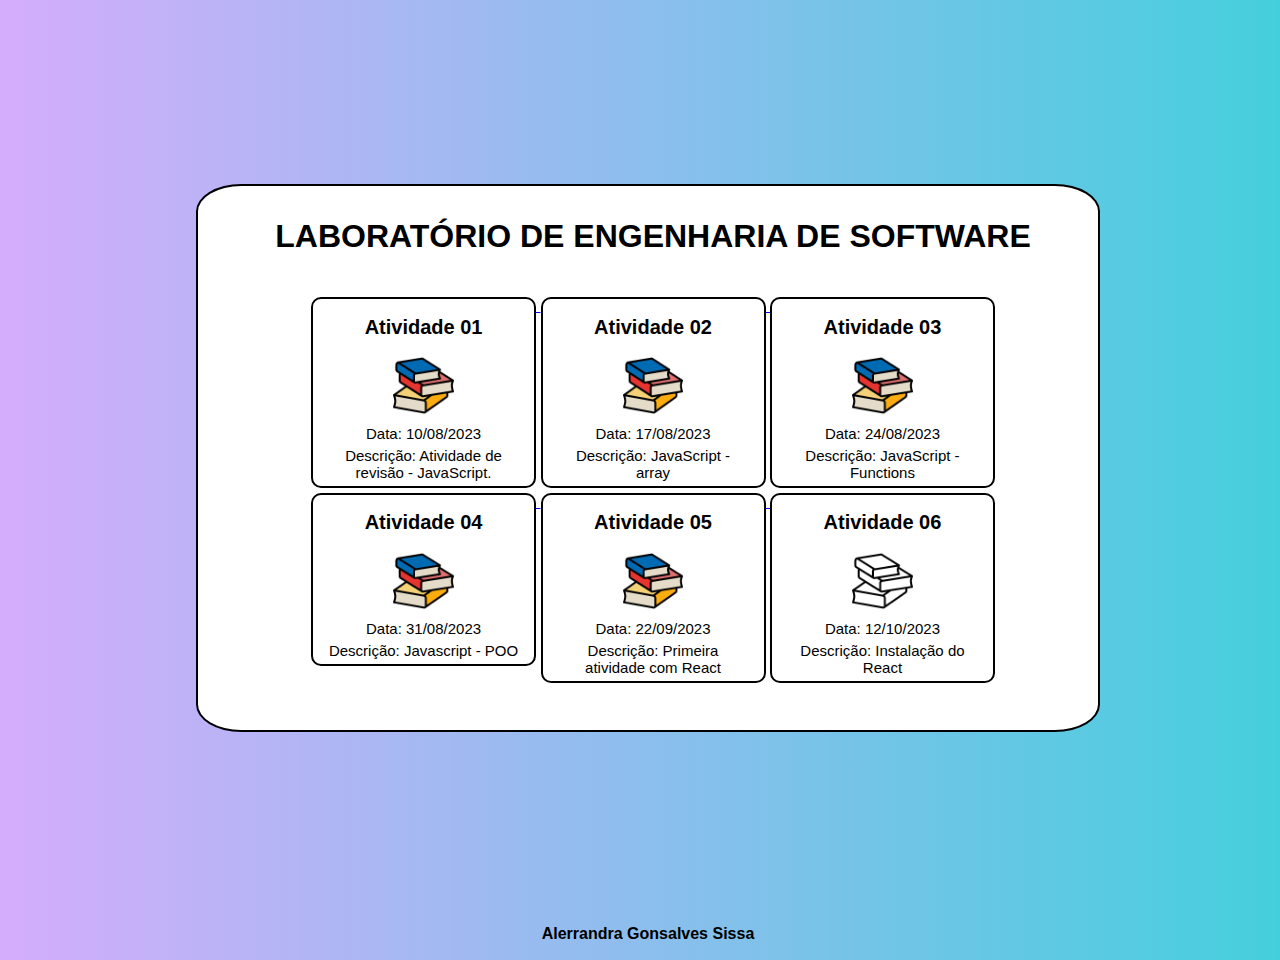
<file: index.html>
<!DOCTYPE html>
<html lang="pt-br">

<head>
    <meta charset="UTF-8">
    <meta http-equiv="X-UA-Compatible" content="ie=edge">
    <meta name="viewport" content="width=device-width, initial-scale=1.0">
    <title>Atividade de Aula</title>
    <link rel="stylesheet" href="./style.css">
</head>

<body>
    <div class="centralizar">
        <div class="principal-container">
            <nav>
                <h1 class="principal-title">Laboratório de engenharia de software</h1>
            </nav>
            <section>

                <ul class="atividade">
                    <a href="./semana1/home1.html">
                        <li>
                            <h2>Atividade 01</h2>
                            <img src="./img/finished.png" alt="">
                            <p class="container-data">Data: 10/08/2023 </p>
                            <p class="container-descricao">Descrição: Atividade de revisão - JavaScript.</p>
                        </li>
                    </a>

                    <a href="./semana2/home2.html">
                        <li>
                            <h2>Atividade 02</h2>
                            <img src="./img/finished.png" alt="">
                            <p class="container-data">Data: 17/08/2023</p>
                            <p class="container-descricao">Descrição: JavaScript - array</p>
                        </li>
                    </a>

                    <a href="./semana3/home3.html">
                        <li>
                            <h2>Atividade 03</h2>
                            <img src="./img/finished.png" alt="">
                            <p class="container-data">Data: 24/08/2023</p>
                            <p class="container-descricao">Descrição: JavaScript - Functions</p>
                        </li>
                    </a>

                    <a href="./semana4/home4.html">
                        <li>
                            <h2>Atividade 04</h2>
                            <img src="./img/finished.png" alt="">
                            <p class="container-data">Data: 31/08/2023</p>
                            <p class="container-descricao">Descrição:  Javascript - POO</p>
                        </li>
                    </a>

                    <a href="./semana5/Atividade1.html">
                        <li>
                            <h2>Atividade 05</h2>
                            <img src="./img/finished.png" alt="">
                            <p class="container-data">Data: 22/09/2023</p>
                            <p class="container-descricao">Descrição: Primeira atividade com React</p>
                        </li>
                    </a>

                    <a href="#">
                        <li>
                            <h2>Atividade 06</h2>
                            <img src="./img/none.png" alt="">
                            <p class="container-data">Data: 12/10/2023</p>
                            <p class="container-descricao">Descrição: Instalação do React</p>
                        </li>
                    </a>
                </ul>
            </section>
        </div>
    </div>
    <footer>
        <p>Alerrandra Gonsalves Sissa</p>
    </footer>
</body>

</html>
</file>
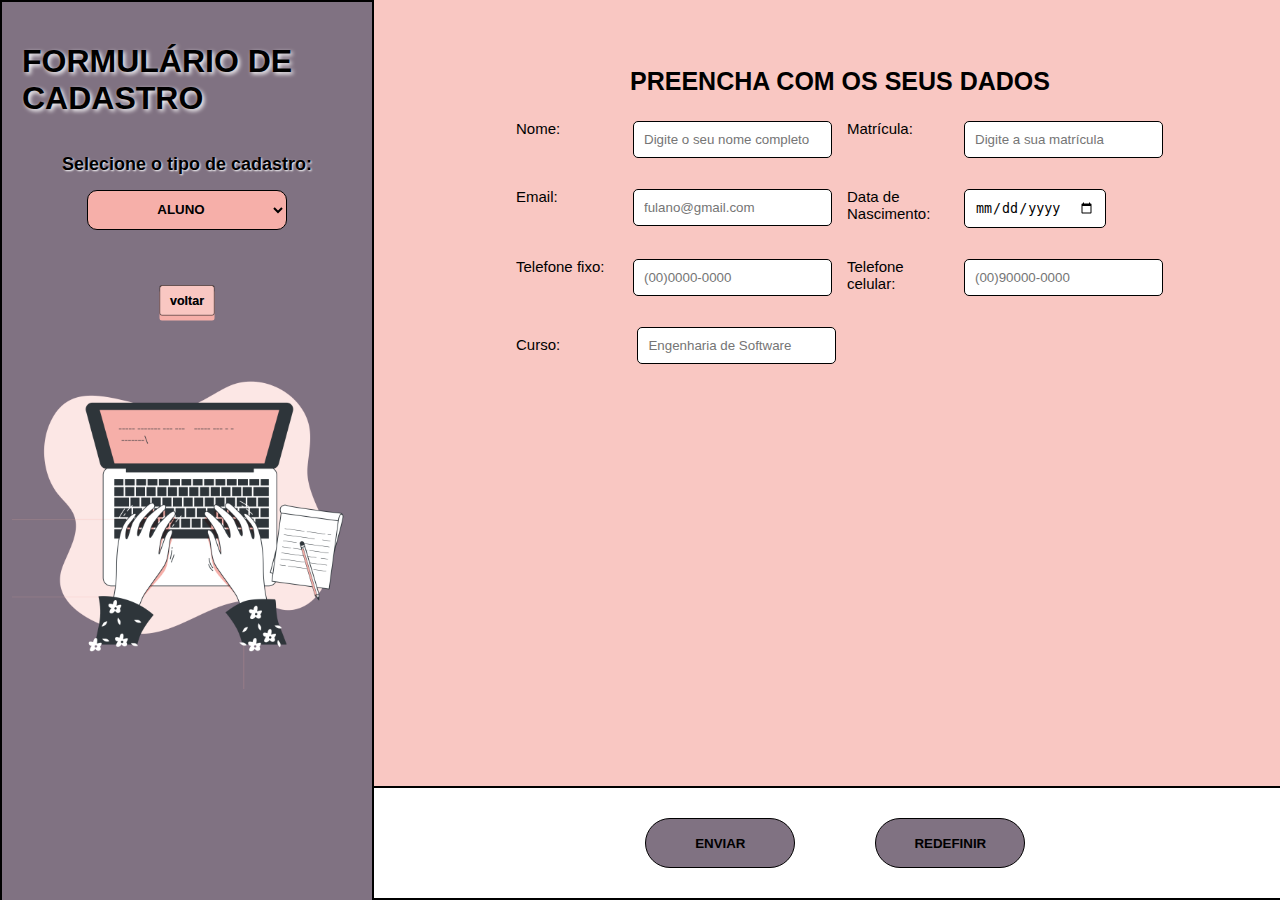
<file: semana4/exercicio1/index.html>
<!DOCTYPE html>
<html lang="pt-BR">

<head>
    <meta charset="UTF-8">
    <meta name="viewport" content="width=device-width, initial-scale=1.0">
    <title>Document</title>
    <link rel="stylesheet" href="./style.css">
</head>

<body>
    <nav id="cadastroForm">
        <h1>Formulário de cadastro</h1>
        <label for="tipo">Selecione o tipo de cadastro:</label>
        <select id="tipo" name="tipo">
            <option value="aluno">Aluno</option>
            <option value="professor">Professor</option>
        </select>
        <div class="button-size">
            <div ontouchstart="">
                <div class="button">
                    <a class="button-text" href="../home4.html">voltar</a>
                </div>
            </div>
        </div>
        <img src="./Typing.png" alt="A imagem contém uma mão digitando">
    </nav>

    <section>
        <form>
            <h1 class="title">Preencha com os seus dados</h1>

            <div class="align">
                <label for="nome" class="form_label">Nome:</label>
                <input type="text" id="nome" name="nome" class="form_input" placeholder="Digite o seu nome completo"
                    required>

                <label for="matricula" class="form_label">Matrícula:</label>
                <input type="text" name="matricula" class="form_input" id="matricula"
                    placeholder="Digite a sua matrícula" required>
            </div>

            <div class="align">
                <label for="email" class="form_label">Email:</label>
                <input type="email" id="email" class="form_input" name="email" placeholder="fulano@gmail.com" required>

                <label for="data_nascimento" class="form_label">Data de Nascimento:</label>
                <input type="date" id="data_nascimento" class="form_input" name="data_nascimento"
                    placeholder="Digite a sua data de nascimento" required>
            </div>

            <div class="align">
                <label for="telefone_fixo" class="form_label">Telefone fixo:</label>
                <input type="tel" name="telefone_fixo" class="form_input" id="telefone_fixo" placeholder="(00)0000-0000"
                    required>

                <label for="telefone_celular" class="form_label">Telefone celular:</label>
                <input type="tel" name="telefone_celular" class="form_input" id="telefone_celular"
                    placeholder="(00)90000-0000" required>
            </div>

            <!-- Aluno -->
            <div id="alunoArea" class="align">
                <label for="curso" class="form_label">Curso:</label>
                <input type="text" id="curso" class="form_input" name="curso" placeholder="Engenharia de Software">
            </div>

            <!-- Professor -->
            <div id="professorArea" class="align">
                <label for="area_atuacao" class="form_label">Área de Atuação:</label>
                <input type="text" id="area_atuacao" class="form_input" name="area_atuacao"
                    placeholder="Ex: Segurança Digital">
                <label for="link_lattes" class="form_label">Link Lattes:</label>
                <input type="text" id="link_lattes" class="form_input" name="link_lattes"
                    placeholder="Endereço url lattes">
            </div>
        </form>

        <div class="button_area">
            <button type="submit">Enviar</button>
            <button type="reset">Redefinir</button>
        </div>

    </section>

    <script src="./script.js"></script>
</body>

</html>
</file>
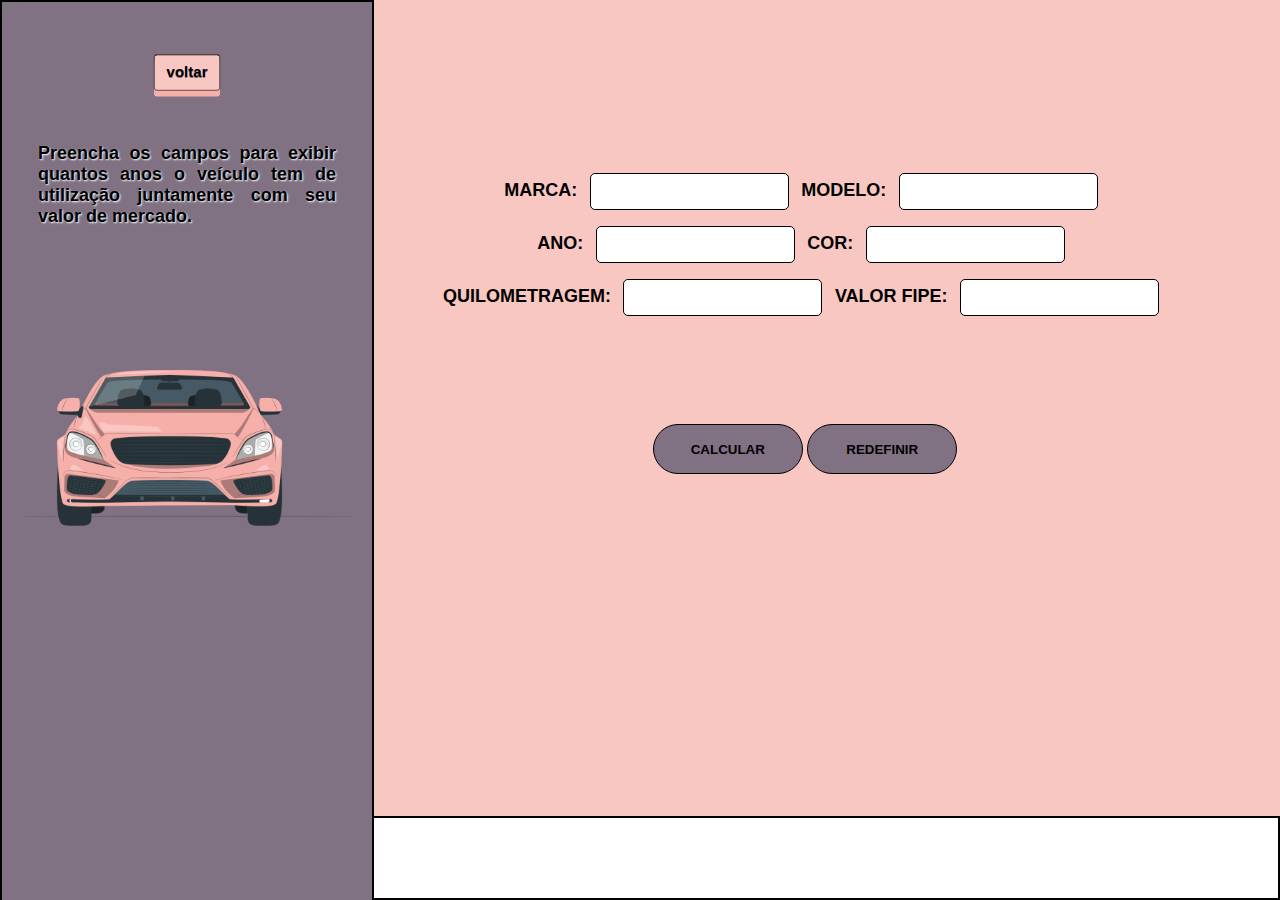
<file: semana4/exercicio2/index.html>
<!DOCTYPE html>
<html lang="pt-br">
<head>
    <meta charset="UTF-8">
    <meta name="viewport" content="width=device-width, initial-scale=1.0">
    <title>Formulário de Carro</title>
    <link rel="stylesheet" href="./style.css">
</head>
<body>
    <nav>
        <div class="button-size">
            <div ontouchstart="">
                <div class="button">
                    <a class="button-text" href="../home4.html">voltar</a>
                </div>
            </div>
        </div>
        <div class="menu">
            <p>Preencha os campos  para exibir 
                quantos anos o veículo tem de utilização juntamente com seu valor de 
                mercado.</p>
        </div>
        <img src="./car2.png" alt="A imagem contém um carro">
    </nav>
    <form id="carForm">
        <div class="input-group">
            <label for="marca">Marca:</label>
            <input type="text" id="marca" required>

            <label for="modelo">Modelo:</label>
            <input type="text" id="modelo" required>
        </div>
    
        <div class="input-group">
            <label for="ano">Ano:</label>
            <input type="number" id="ano" required>

            <label for="cor">Cor:</label>
            <input type="text" id="cor" required>
        </div>
    
        <div class="input-group">
            <label for="quilometragem">quilometragem:</label>
            <input type="number" id="quilometragem" required>

            <label for="valor_fipe">Valor FIPE:</label>
            <input type="number" id="valor_fipe" required>
        </div>
    
        <div>
            <input type="button" value="Calcular" onclick="calcularCarro()">
            <button class="button-reset" type="reset">Redefinir</button>
        </div>
    </form>
    

    <div id="resultado">
    </div>

    <script src="./script.js"></script>
</body>
</html>
</file>
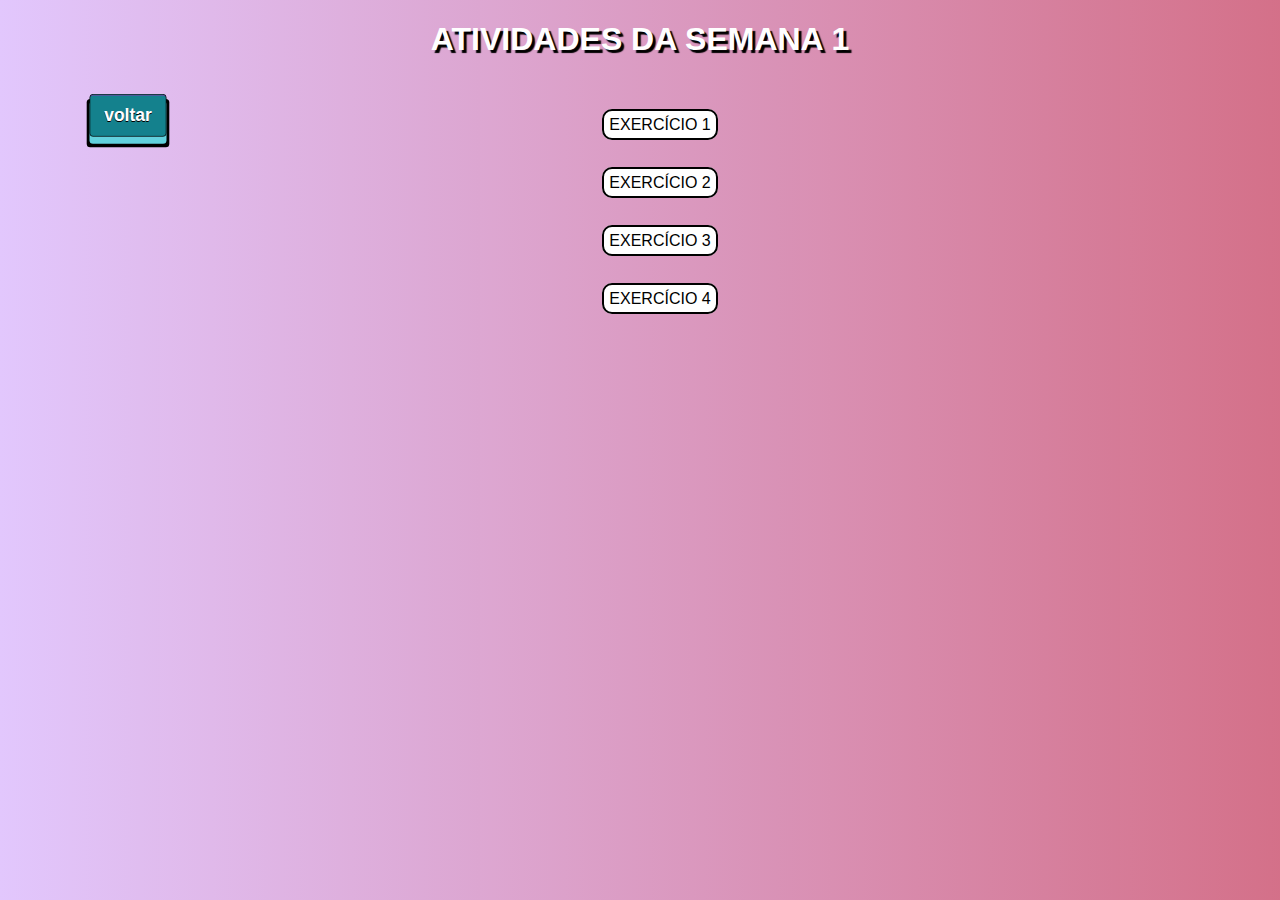
<file: semana1/home1.html>
<!DOCTYPE html>
<html lang="pt-br">

<head>
    <meta charset="UTF-8">
    <meta http-equiv="X-UA-Compatible" content="ie=edge">
    <meta name="viewport" content="width=device-width, initial-scale=1.0">
    <title>Semana 1</title>
    <link rel="stylesheet" href="./home1.css">
</head>

<body>
    <h1>Atividades da Semana 1</h1>
    <div class="button-size">
        <div ontouchstart="">
            <div class="button">
                <a class="button-text" href="../index.html">voltar</a>
            </div>
        </div>
    </div>
    <ul>
        <li><a class="list" href="./exercicio1/exe1.html">Exercício 1</a></li>
        <li><a class="list" href="./exercicio2/exe2.html">Exercício 2</a></li>
        <li><a class="list" href="./exercicio3/exe3.html">Exercício 3</a></li>
        <li><a class="list" href="./exercicio4/exe4.html">Exercício 4</a></li>
    </ul>
</body>

</html>
</file>
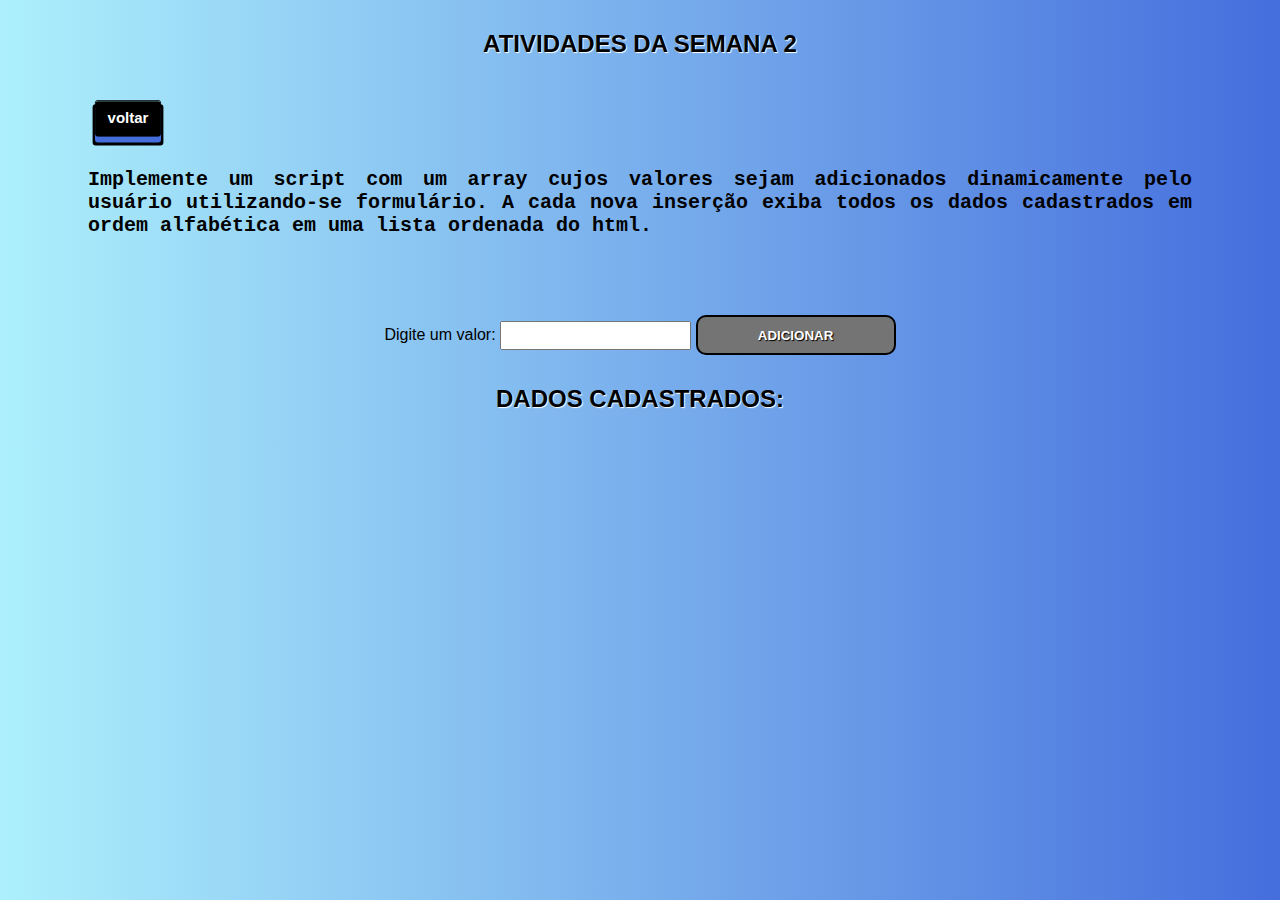
<file: semana2/home2.html>
<!DOCTYPE html>
<html>

<head>
    <meta charset="UTF-8">
    <meta http-equiv="X-UA-Compatible" content="ie=edge">
    <meta name="viewport" content="width=device-width, initial-scale=1.0">
    <title>Exemplo de Array Dinâmico</title>
    <link rel="stylesheet" href="./home2.css">
</head>

<body>
    <h2>Atividades da Semana 2</h2>
    <div class="button-size">
        <div ontouchstart="">
            <div class="button">
                <a class="button-text" href="../index.html">voltar</a>
            </div>
        </div>
    </div>
    <aside>
        <p>Implemente um script com um array cujos valores
            sejam adicionados dinamicamente pelo usuário
            utilizando-se formulário. A cada nova inserção exiba
            todos os dados cadastrados em ordem alfabética em
            uma lista ordenada do html.</p>
    </aside>
    <section class="input-area">
        <form id="formulario-dados">
            <label for="valor">Digite um valor:</label>
            <input type="text" id="valor" name="valor">
            <button type="button" onclick="adicionarValor()">Adicionar</button>
        </form>
    </section>
    <h2>Dados Cadastrados:</h2>
    <div id="lista-dados"></div>

    <script src="script.js"></script>
</body>

</html>
</file>
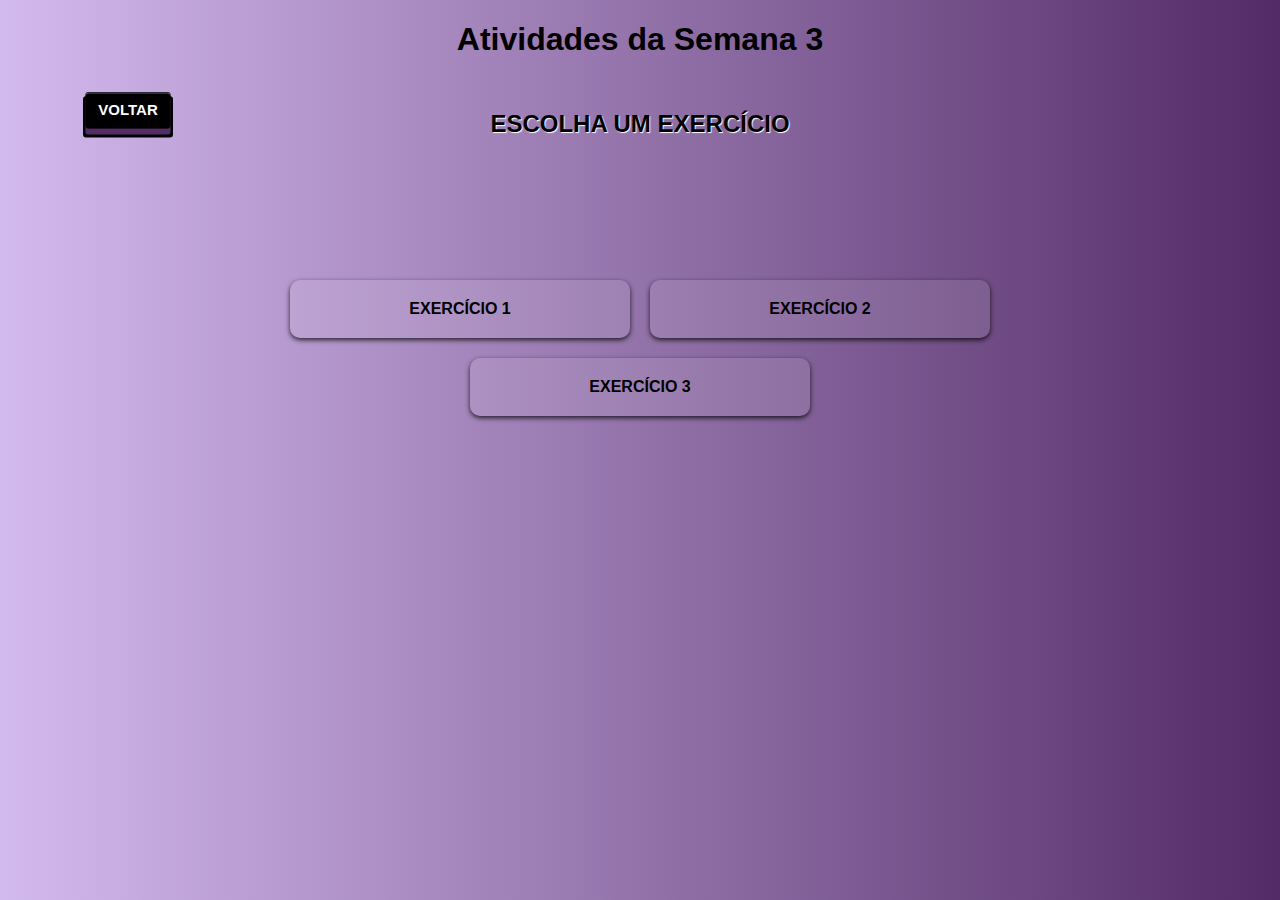
<file: semana3/home3.html>
<!DOCTYPE html>
<html lang="pt-br">

<head>
    <meta charset="UTF-8">
    <meta name="viewport" content="width=device-width, initial-scale=1.0">
    <title>SEMANA 3</title>
    <link rel="stylesheet" href="./home3.css">
</head>

<body>

    <body>
        <h1>Atividades da Semana 3</h1>
        <div class="button-size">
            <div ontouchstart="">
                <div class="button">
                    <a class="button-text" href="../index.html">voltar</a>
                </div>
            </div>
        </div>
        <h2>Escolha um exercício</h2>
        <ul>
          <li><a href="../semana3/exercicio1/exe1.html">Exercício 1</a></li>
          <li><a href="../semana3/exercicio2/exe2.html">Exercício 2</a></li>
          <li><a href="../semana3/exercicio3/exe3.html">Exercício 3</a></li>
        </ul>
    </body>
</body>

</html>
</file>
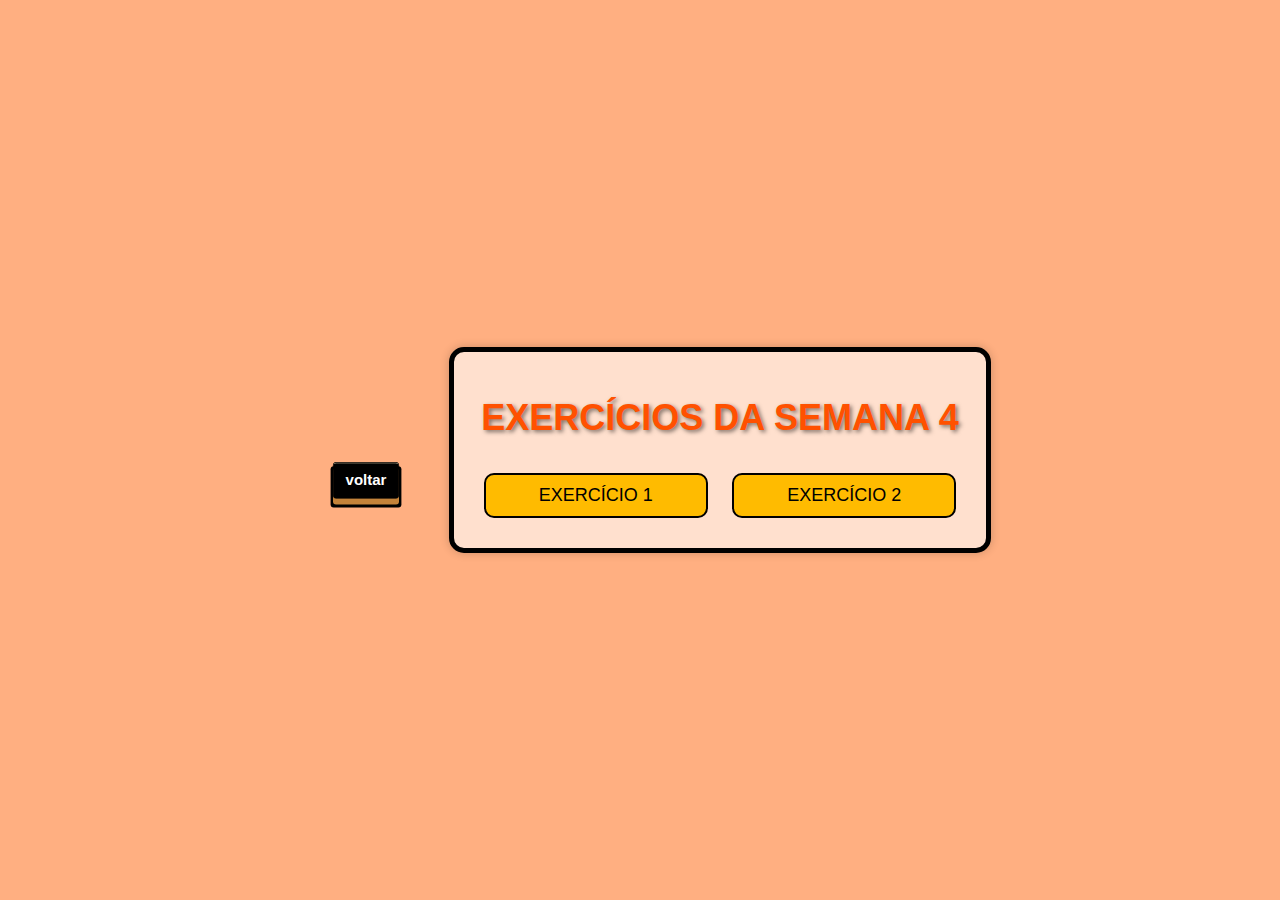
<file: semana4/home4.html>
<!DOCTYPE html>
<html lang="pt-br">
<head>
    <meta charset="UTF-8">
    <meta name="viewport" content="width=device-width, initial-scale=1.0">
    <link rel="stylesheet" href="./home4.css">
    <title>Semana 4</title>
</head>
<body>
    <div class="button-size">
        <div ontouchstart="">
            <div class="button">
                <a class="button-text" href="../index.html">voltar</a>
            </div>
        </div>
    </div>
    <div id="container">
        <h1>Exercícios Da semana 4</h1>
        <a class="exercise-button" href="./exercicio1/index.html">Exercício 1</a>
        <a class="exercise-button" href="./exercicio2/index.html">Exercício 2</a>
    </div>
</body>
</html>
</file>
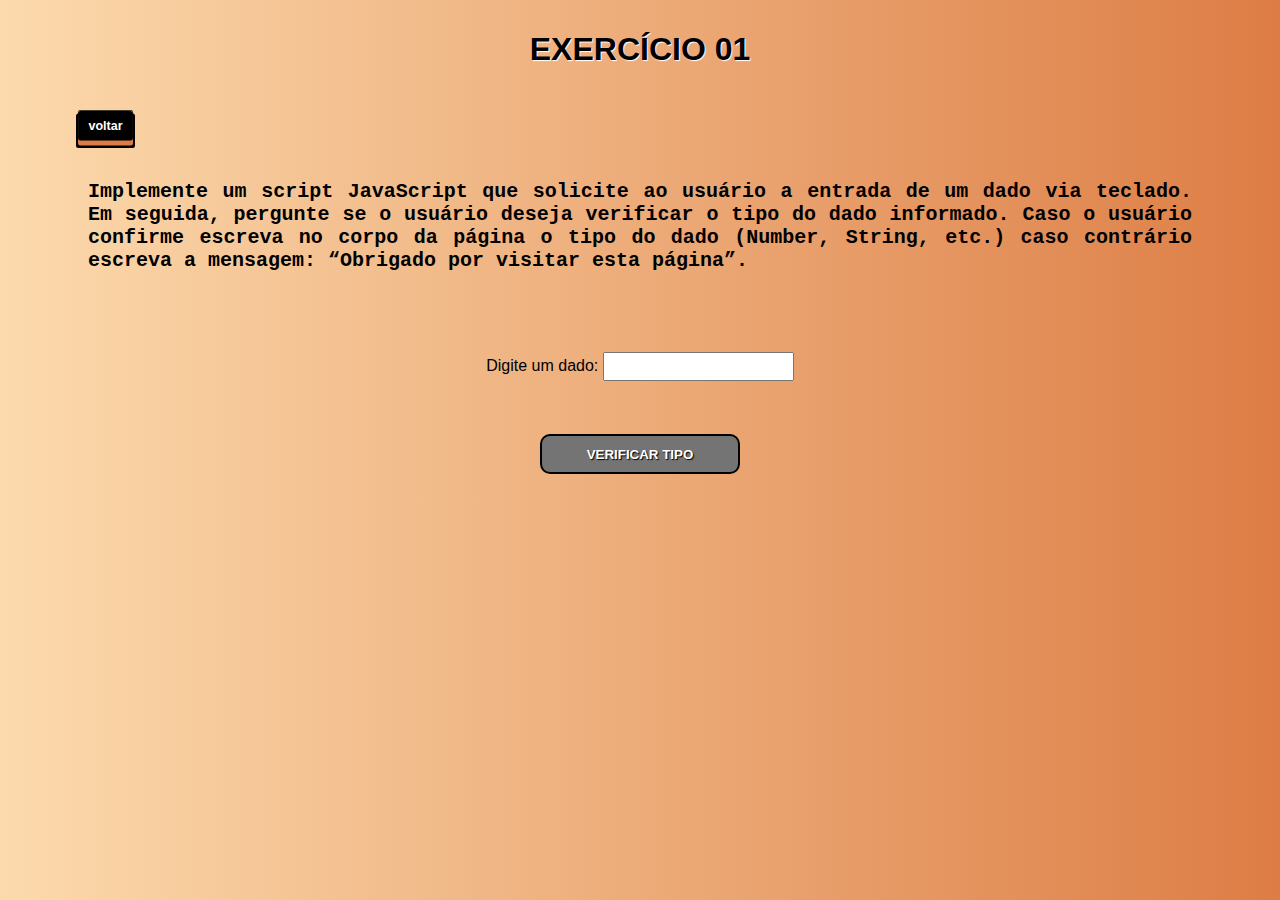
<file: semana1/exercicio1/exe1.html>
<!DOCTYPE html>
<html lang="pt-br">

<head>
    <meta charset="UTF-8">
    <meta http-equiv="X-UA-Compatible" content="ie=edge">
    <meta name="viewport" content="width=device-width, initial-scale=1.0">
    <title>Exercício 1</title>
    <link rel="stylesheet" href="../exe.css">
    <script src="./exe1.js"></script>
</head>

<body>
    <header>
        <h1>Exercício 01</h1>
    </header>
    <div class="button-size">
        <div ontouchstart="">
            <div class="button">
                <a class="button-text" href="../home1.html">voltar</a>
            </div>
        </div>
    </div>
    <aside>
        <p>Implemente um script JavaScript que solicite ao usuário a entrada de um
            dado via teclado. Em seguida, pergunte se o usuário deseja verificar o tipo do
            dado informado. Caso o usuário confirme escreva no corpo da página o tipo
            do dado (Number, String, etc.) caso contrário escreva a mensagem: “Obrigado
            por visitar esta página”.</p>
    </aside>
    <section class="input-area">
        Digite um dado: <input id="dadoInput" type="text" /><br />
        <button id="verificarBotao">Verificar Tipo</button><br />
        <br />
        <div id="resultadoTipo"></div>
    </section>
</body>

</html>
</file>
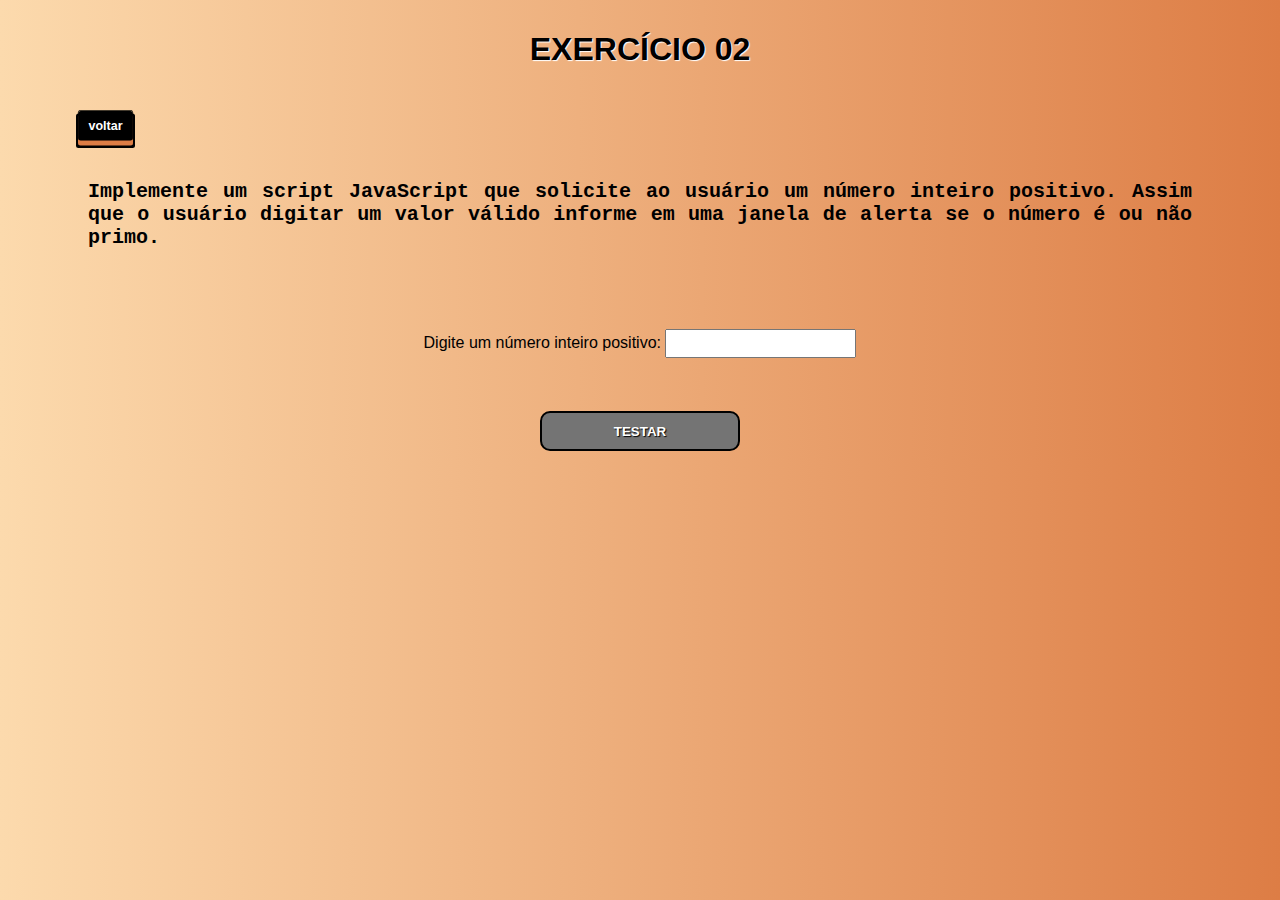
<file: semana1/exercicio2/exe2.html>
<!DOCTYPE html>
<html lang="pt-br">

<head>
    <meta charset="UTF-8">
    <meta http-equiv="X-UA-Compatible" content="ie=edge">
    <meta name="viewport" content="width=device-width, initial-scale=1.0">
    <title>Exercício 2</title>
    <link rel="stylesheet" href="../exe.css">
    <script src="./exe2.js"></script>
</head>

<body>
    <header>
        <h1>Exercício 02</h1>
    </header>
    <div class="button-size">
        <div ontouchstart="">
            <div class="button">
                <a class="button-text" href="../home1.html">voltar</a>
            </div>
        </div>
    </div>
    <aside>
        <p>Implemente um script JavaScript que solicite ao usuário um número inteiro
            positivo. Assim que o usuário digitar um valor válido informe em uma janela
            de alerta se o número é ou não primo.</p>
    </aside>
    <section class="input-area">
        Digite um número inteiro positivo: <input id="num" type="number" /><br />
        <button onclick="numPrimo()">Testar</button><br />
        <div id="resposta"></div>
    </section>
</body>

</html>
</file>
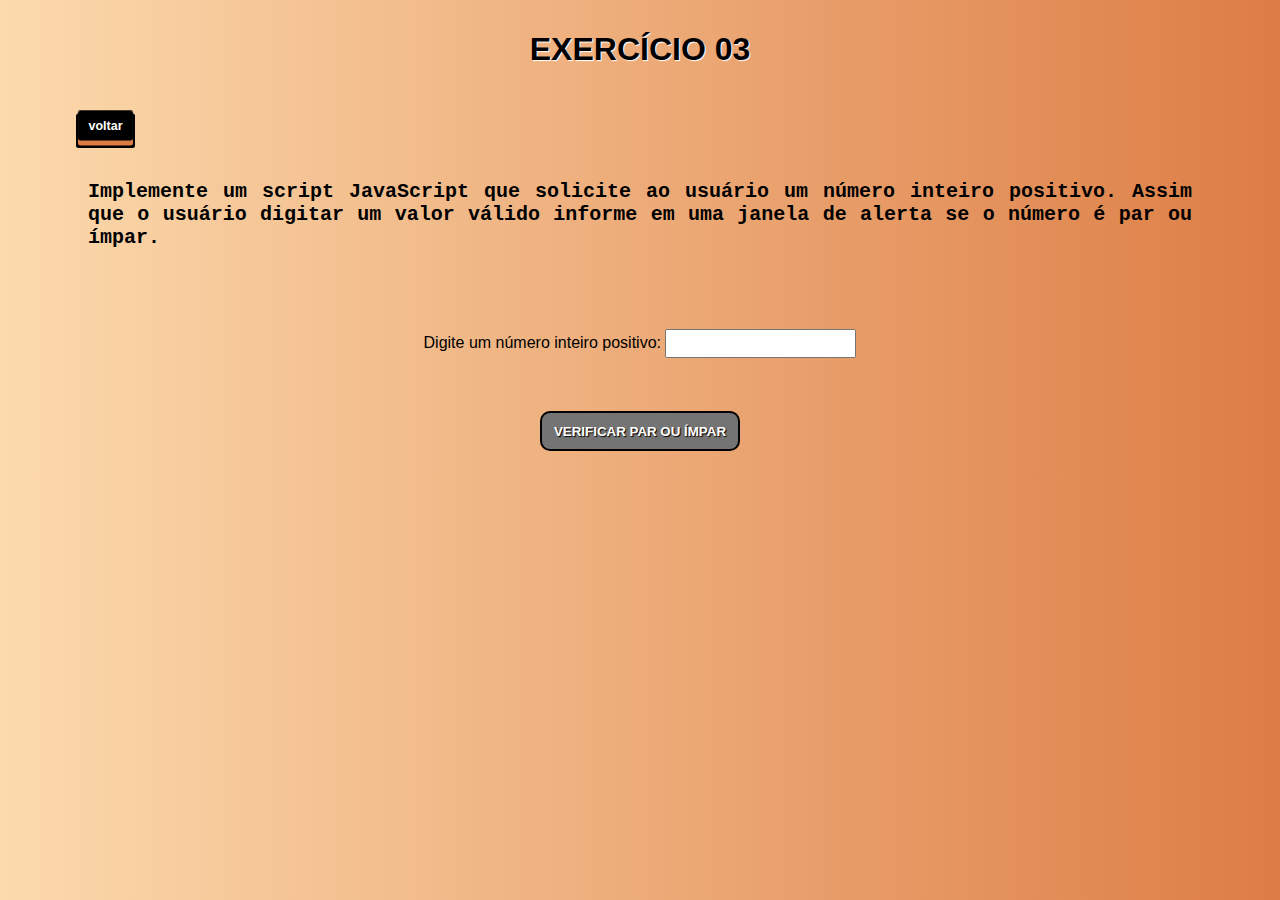
<file: semana1/exercicio3/exe3.html>
<!DOCTYPE html>
<html lang="pt-br">

<head>
    <meta charset="UTF-8">
    <meta http-equiv="X-UA-Compatible" content="ie=edge">
    <meta name="viewport" content="width=device-width, initial-scale=1.0">
    <title>Exercício 3</title>
    <link rel="stylesheet" href="../exe.css">
    <script src="./exe3.js"></script>
</head>

<body>
    <header>
        <h1>Exercício 03</h1>
    </header>
    <div class="button-size">
        <div ontouchstart="">
            <div class="button">
                <a class="button-text" href="../home1.html">voltar</a>
            </div>
        </div>
    </div>
    <aside>
        <p>Implemente um script JavaScript que solicite ao usuário um número inteiro
            positivo. Assim que o usuário digitar um valor válido informe em uma janela
            de alerta se o número é par ou ímpar.</p>
    </aside>
    <section class="input-area">
        Digite um número inteiro positivo: <input id="numeroInput" type="number" /><br />
        <button id="verificaPar">Verificar Par ou Ímpar</button><br />
        <br />
        <div id="resultadoTipo"></div>
    </section>
</body>

</html>
</file>
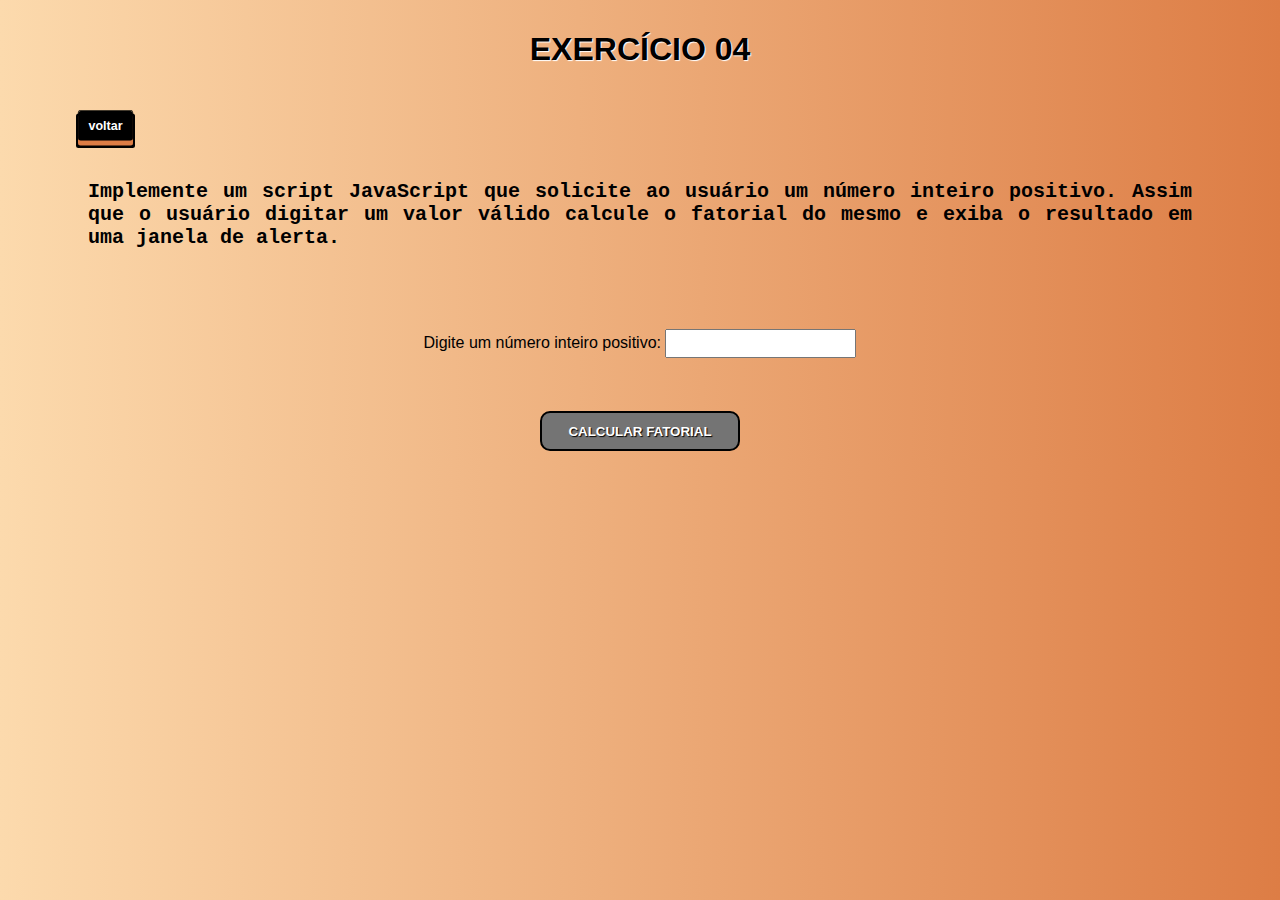
<file: semana1/exercicio4/exe4.html>
<!DOCTYPE html>
<html lang="pt-br">

<head>
    <meta charset="UTF-8">
    <meta http-equiv="X-UA-Compatible" content="ie=edge">
    <meta name="viewport" content="width=device-width, initial-scale=1.0">
    <title>Exercício 4</title>
    <link rel="stylesheet" href="../exe.css">
    <script src="./exe4.js"></script>
</head>

<body>
    <header>
        <h1>Exercício 04</h1>
    </header>
    <div class="button-size">
        <div ontouchstart="">
            <div class="button">
                <a class="button-text" href="../home1.html">voltar</a>
            </div>
        </div>
    </div>
    <aside>
        <p>Implemente um script JavaScript que solicite ao usuário um número inteiro
            positivo. Assim que o usuário digitar um valor válido calcule o fatorial do
            mesmo e exiba o resultado em uma janela de alerta.</p>
    </aside>
    <section class="input-area">
        Digite um número inteiro positivo: <input id="numeroInput" type="number" /><br />
        <button id="calcularFatorial">Calcular Fatorial</button><br />
    </section>
</body>

</html>
</file>
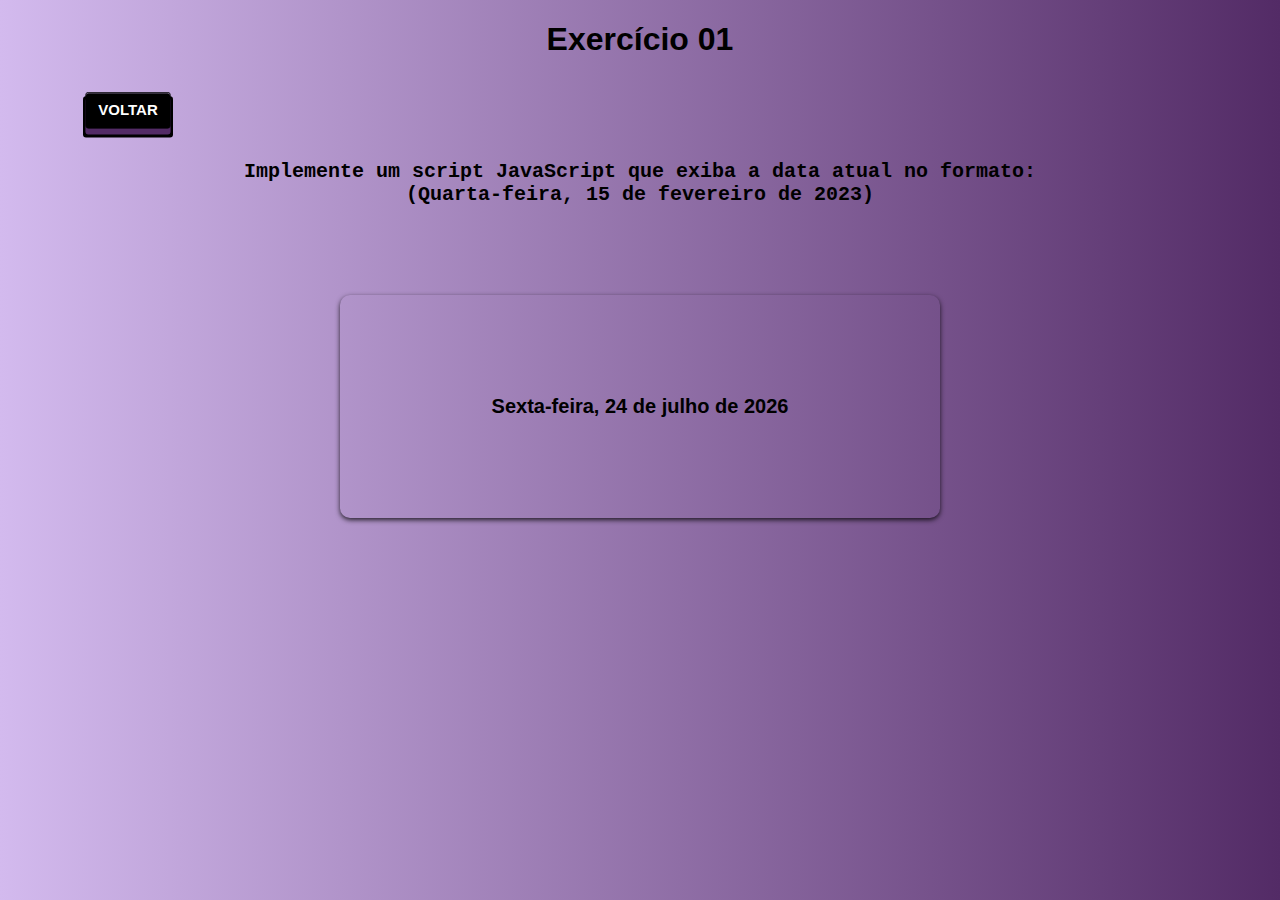
<file: semana3/exercicio1/exe1.html>
<!DOCTYPE html>
<html lang="pt-br">

<head>
    <meta charset="UTF-8">
    <meta name="viewport" content="width=device-width, initial-scale=1.0">
    <title>SEMANA 3</title>
    <link rel="stylesheet" href="../home3.css">
</head>

<body>
    <header>
        <h1>Exercício 01</h1>
    </header>
    <div class="button-size">
        <div ontouchstart="">
            <div class="button">
                <a class="button-text" href="../home3.html">voltar</a>
            </div>
        </div>
    </div>
    <aside>
        <p>Implemente um script JavaScript que exiba a data atual no
            formato:
            <br>(Quarta-feira, 15 de fevereiro de 2023)
        </p>
    </aside>
    <section class="input-area">
        <div id="data-container">
            <!-- Aqui é onde a data formatada será exibida -->
        </div>
    </section>
    <script src="./exe1.js"></script>
</body>

</html>
</file>
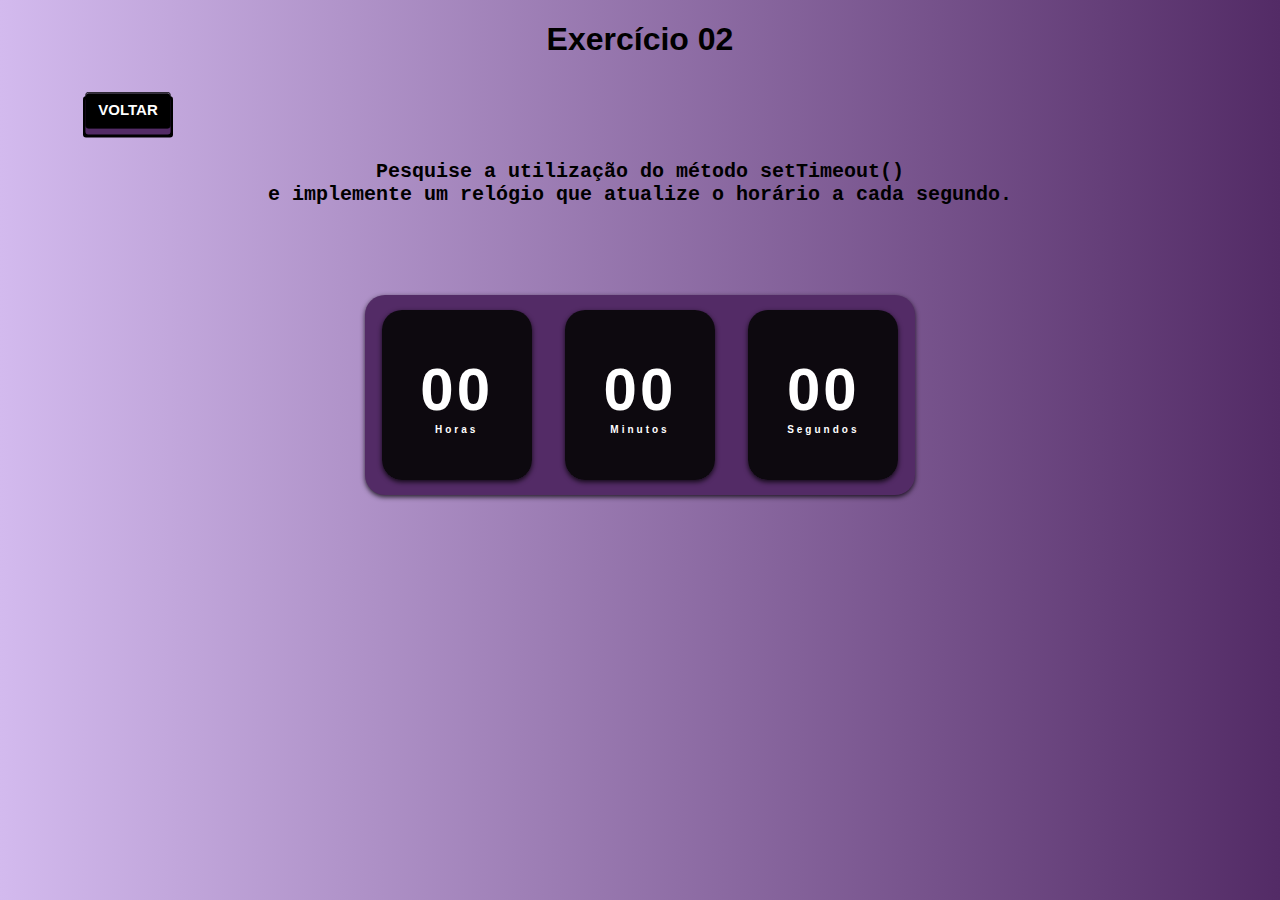
<file: semana3/exercicio2/exe2.html>
<!DOCTYPE html>
<html lang="pt-br">

<head>
    <meta charset="UTF-8">
    <meta name="viewport" content="width=device-width, initial-scale=1.0">
    <title>SEMANA 3</title>
    <link rel="stylesheet" href="../home3.css">
</head>

<body>
    <header>
        <h1>Exercício 02</h1>
    </header>
    <div class="button-size">
        <div ontouchstart="">
            <div class="button">
                <a class="button-text" href="../home3.html">voltar</a>
            </div>
        </div>
    </div>
    <aside>
        <p>Pesquise a utilização do método setTimeout() <br>e implemente
            um relógio que atualize o horário a cada segundo.
        </p>
    </aside>
    <section class="input-area">
        <div id="clock">
            <div>
                <span id="horas">00</span>
                <span class="tempo">Horas</span>
            </div>
            <div>
                <span id="minutos">00</span>
                <span class="tempo">Minutos</span>
            </div>
            <div>
                <span id="segundos">00</span>
                <span class="tempo">Segundos</span>
            </div>
        </div>
    </section>
    <script src="./exe2.js"></script>
</body>

</html>
</file>
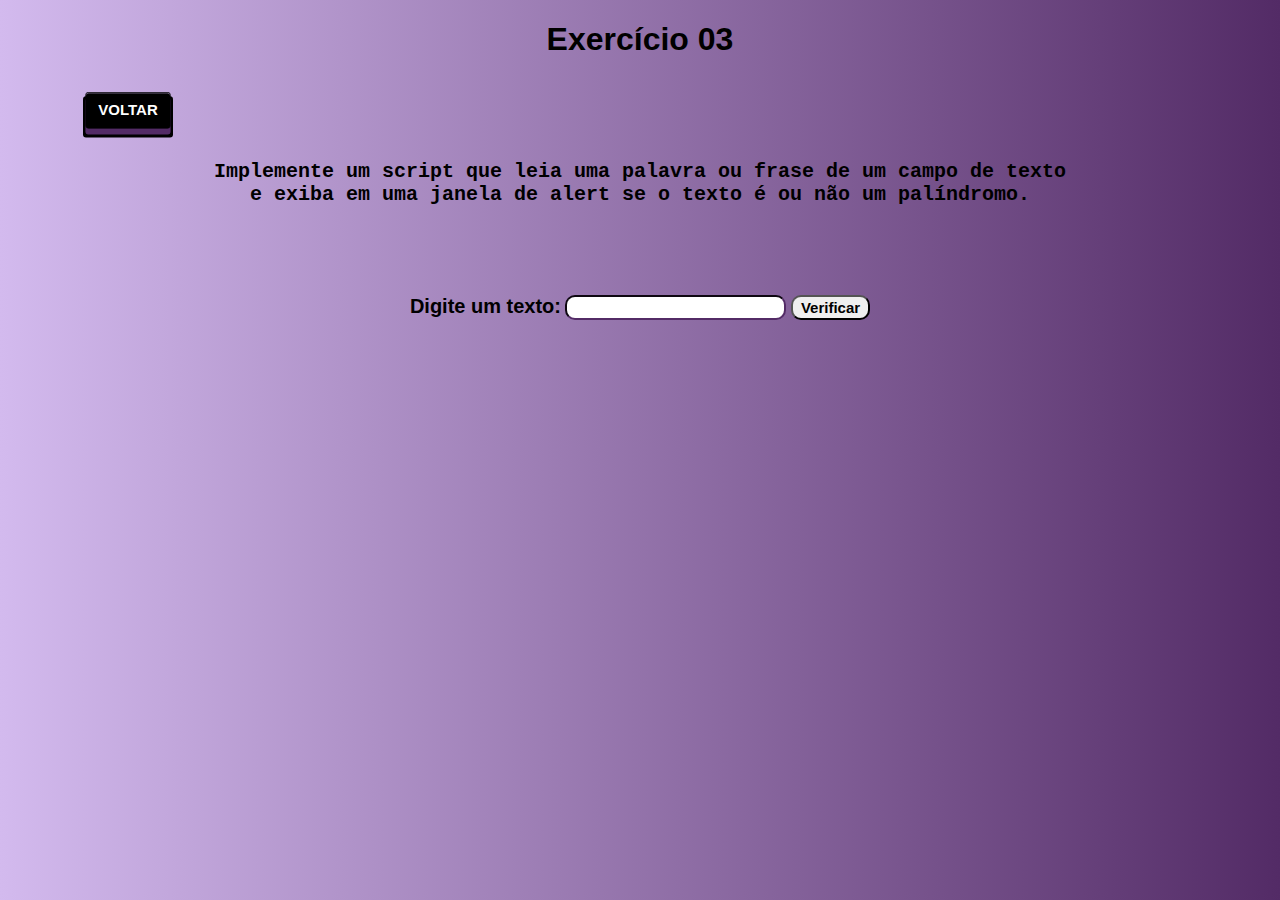
<file: semana3/exercicio3/exe3.html>
<!DOCTYPE html>
<html lang="pt-br">

<head>
    <meta charset="UTF-8">
    <meta name="viewport" content="width=device-width, initial-scale=1.0">
    <title>SEMANA 3</title>
    <link rel="stylesheet" href="../home3.css">
</head>

<body>
    <header>
        <h1>Exercício 03</h1>
    </header>
    <div class="button-size">
        <div ontouchstart="">
            <div class="button">
                <a class="button-text" href="../home3.html">voltar</a>
            </div>
        </div>
    </div>
    <aside>
        <p>Implemente um script que leia uma palavra ou frase de um
            campo de texto <br>e exiba em uma janela de alert se o texto é ou
            não um palíndromo.
        </p>
    </aside>
    <section class="input-area">
        <div id="palindromo">
            <label for="texto">Digite um texto:</label>
            <input type="text" id="texto">
            <button id="verificar">Verificar</button>
        </div>
    </section>
    <script src="./exe3.js"></script>
</body>

</html>
</file>
<file: style.css>
:root {
    --color01: black;
    --color02: white;
    --color03: #D4ADFC;
    --color04: #45CFDD;
}

body {
    height: 100%; 
    width: 100%;
    background: linear-gradient(90deg, var(--color03), var(--color04));
    background-repeat: no-repeat;
    font-family: 'Lucida Sans', 'Lucida Sans Regular', 'Lucida Grande', 'Lucida Sans Unicode', Geneva, Verdana, sans-serif;
}

.centralizar {
    display: flex;
    flex-direction: column;
    justify-content: center;
    align-items: center;
    height:100vh;
}

.principal-container {
    background-color: var(--color02);
    border-radius: 5%;
    border: 2px solid var(--color01);
    padding: 2em 0;
    width: 900px;
    margin: 0 auto;
    display: grid;
    grid-auto-flow: row;
    text-align: center;
}

.principal-title {
    text-transform: uppercase;
    text-align: center;
    font-size: 2em;
    margin: 0 0 1em;
}

.atividade {
    width: 900px;
    margin: 5px;
    padding: 5px 0;
}

.atividade li {
    display: inline-block;
    text-align: center;
    width: 25%;
    margin-bottom: 5px;
    vertical-align: top;
    padding: 0px 10px;
    box-sizing: border-box;
    border: 2px solid var(--color01);
    border-radius: 10px;
}

.atividade li:hover {
    box-sizing: border-box;
    border: 2px solid var(--color03);
}

.atividade li:active {
    border: 2px solid var(--color04);
}

.atividade h2 {
    font-size: 20px;
    font-weight: bold;
    color: var(--color01);
}

.atividade p {
    font-size: 15px;
    margin: 5px;
    color: var(--color01);
}

.atividade img {
    width: 30%;
}

.container-data {
    font-size: 18px;
    margin: 10px 0 0;
}

.container-descricao {
    font-size: 18px;
}

footer {
    color: var(--color01);
    font-weight: bolder;
    text-align: center;
}

footer p {
    padding: 1px;
}
</file>
<file: semana4/exercicio1/style.css>
:root{
    --color01: #807282;
    --color02: #f9c7c2;
    --color03: #f6afa9;
    --color04: #ffffff;
    --color05: #d8aa96;
    --color06: #382d2c;
    --color07: #000000;
}

body {
    margin: 0;
    padding: 0;
    display: flex;
    font-family: 'Lucida Sans', 'Lucida Sans Regular', 'Lucida Grande', 'Lucida Sans Unicode', Geneva, Verdana, sans-serif;
    background-color: var(--color02);
    color: var(--color07);
}

nav#cadastroForm {
    background-color: var(--color01);
    position: fixed;
    z-index: 200;
    left: 0;
    top: 0;
    height: 100%;
    width: 330px;
    padding: 20px;
    display: flex;
    flex-direction: column;
    align-items: center;
    border: 2px solid #000000;
}

nav#cadastroForm h1{
    text-transform: uppercase;
    text-shadow: 2px 2px 4px var(--color04);
}

nav#cadastroForm label {
    text-shadow: 1px 1px 2px var(--color04);
    padding: 15px;
    font-weight: 700;
    font-size: 18px;
}

nav#cadastroForm select {
    width: 200px;
    height: 40px;
    text-align: center;
    border-radius: 10px;
    text-transform: uppercase;
    color: var(--color07);
    background-color: var(--color03);
    font-weight: 700;
    border: 1px solid #000000;
    cursor: pointer;
}

nav#cadastroForm img {
    width: 350px;
    padding-top: 4em;
}

.button-size {
    transform: scale(0.5);
    height: 0px;
    margin-top: 45px;
}

.button {
    position: relative;
    display: inline-block;
    margin: 20px;
}

.button a {
    color: var(--color07);
    font-family: Helvetica, sans-serif;
    font-weight: bold;
    font-size: 25px;
    text-align: center;
    text-decoration: none;
    background-color: var(--color02);
    display: block;
    position: relative;
    padding: 15px 20px;

    -webkit-tap-highlight-color: rgba(0, 0, 0, 0);
    text-shadow: 0px 1px 0px var(--color01);
    filter: dropshadow(color=#000, offx=0px, offy=1px);

    -webkit-box-shadow: inset 0 1px 0 var(--color07), 0 10px 0 var(--color03);
    -moz-box-shadow: inset 0 1px 0 var(--color07), 0 10px 0 var(--color03);
    box-shadow: inset 0 1px 0 var(--color07), 0 10px 0 var(--color03);

    -webkit-border-radius: 5px;
    -moz-border-radius: 5px;
    border-radius: 5px;
    border: 1px solid var(--color07);
}

.button a:hover {
    background-color: #999797;
}

.button a:active {
    top: 10px;
    text-shadow: 0px 1px 0px var(--color02);
    background-color: var(--color03);
    color: var(--color01);
    -webkit-box-shadow: inset 0 1px 0 var(--color03), inset 0 -3px 0 var(--color03);
    -moz-box-shadow: inset 0 1px 0 var(--color03), inset 0 -3pxpx 0 var(--color03);
    box-shadow: inset 0 1px 0 var(--color03), inset 0 -3px 0 var(--color03);
}

.button:after {
    content: "";
    height: 100%;
    width: 100%;
    padding: 4px;
    position: absolute;
    bottom: -15px;
    left: -4px;
    z-index: -1;
    background-color: var(--color01);
    -webkit-border-radius: 5px;
    -moz-border-radius: 5px;
    border-radius: 5px;
}


section {
    margin-left: 400px;
    margin-top: 30px;
    padding: 20px;
    width: 100%;
    box-sizing: border-box;
    display: flex;
    flex-direction: column;
    align-items: center;
    text-indent: 0%;
}

.title {
    text-transform: uppercase;
    text-align: center;
    font-size: 25px;
}

.align {
    display: flex;
    flex-direction: row;
    align-items: flex-start;
    margin-bottom: 15px;
}

.form_label {
    display: inline-block;
    width: 100px;
    font-size: 15px;
    font-family: 'Segoe UI', Tahoma, Geneva, Verdana, sans-serif;
    font-weight: 500;
    padding-right: 2px;
    margin: 7px;
}

.form_input {
    margin: 8px;
    padding: 10px;
    border: 1px solid var(--color07);
    border-radius: 5px;
}

.button_area {
    width: 100%;
    height: 70px;
    background-color: var(--color04);
    position: fixed;
    z-index: 100;
    bottom: 0;
    left: 0;
    width: 100%;
    padding: 20px;
    text-align: center;
    border: 2px solid #000000;
    display: flex;
    flex-direction: row;
    align-items: center; 
    justify-content: center; 
}

.button_area button {
    width: 150px;
    height: 50px;
    text-align: center;
    border-radius: 30px;
    text-transform: uppercase;
    color: var(--color07);
    background-color: var(--color01);
    font-weight: 700;
    border: 1px solid #000000;
    cursor: pointer;
}

.button_area button:first-child {
    margin-right: 80px;
    margin-left: 26em;
}

.button_area button:hover {
    background-color: var(--color03);
}

.button_area button:active {
    background-color: var(--color02);
}
</file>
<file: semana4/exercicio2/style.css>
:root {
    --color01: #807282;
    --color02: #f9c7c2;
    --color03: #f6afa9;
    --color04: #ffffff;
    --color05: #d8aa96;
    --color06: #382d2c;
    --color07: #000000;
}

body {
    margin: 0;
    padding: 0;
    font-family: 'Lucida Sans', 'Lucida Sans Regular', 'Lucida Grande', 'Lucida Sans Unicode', Geneva, Verdana, sans-serif;
    background-color: var(--color02);
    color: var(--color07);
}

nav {
    background-color: var(--color01);
    position: fixed;
    z-index: 200;
    left: 0;
    top: 0;
    height: 100%;
    width: 330px;
    padding: 20px;
    display: flex;
    flex-direction: column;
    align-items: center;
    border: 2px solid #000000;
}

nav p {
    text-shadow: 1px 1px 2px var(--color04);
    margin-top: 5em;
    padding: 1px;
    font-weight: 700;
    font-size: 18px;
    text-align: justify;
}

nav img {
    width: 350px;
    margin-bottom: 100px;
}

.button-size {
    transform: scale(0.6);
    height: 0px;
    margin-top: 20px;
}

.button {
    position: relative;
    display: inline-block;
    margin: 20px;
}

.button a {
    color: var(--color07);
    font-family: Helvetica, sans-serif;
    font-weight: bold;
    font-size: 25px;
    text-align: center;
    text-decoration: none;
    background-color: var(--color02);
    display: block;
    position: relative;
    padding: 15px 20px;
    -webkit-tap-highlight-color: rgba(0, 0, 0, 0);
    text-shadow: 0px 1px 0px var(--color01);
    filter: dropshadow(color=#000, offx=0px, offy=1px);
    -webkit-box-shadow: inset 0 1px 0 var(--color07), 0 10px 0 var(--color03);
    -moz-box-shadow: inset 0 1px 0 var(--color07), 0 10px 0 var(--color03);
    box-shadow: inset 0 1px 0 var(--color07), 0 10px 0 var(--color03);
    -webkit-border-radius: 5px;
    -moz-border-radius: 5px;
    border-radius: 5px;
    border: 1px solid var(--color07);
}

.button a:hover {
    background-color: #999797;
}

.button a:active {
    top: 10px;
    text-shadow: 0px 1px 0px var(--color02);
    background-color: var(--color03);
    color: var(--color01);
    -webkit-box-shadow: inset 0 1px 0 var(--color03), inset 0 -3px 0 var(--color03);
    -moz-box-shadow: inset 0 1px 0 var(--color03), inset 0 -3pxpx 0 var(--color03);
    box-shadow: inset 0 1px 0 var(--color03), inset 0 -3px 0 var(--color03);
}

.button:after {
    content: "";
    height: 100%;
    width: 100%;
    padding: 4px;
    position: absolute;
    bottom: -15px;
    left: -4px;
    z-index: -1;
    background-color: var(--color01);
    -webkit-border-radius: 5px;
    -moz-border-radius: 5px;
    border-radius: 5px;
}

.menu {
    width: 300px;
    margin-top: 10px;
}

#carForm {
    margin-left: 330px;
    margin-top: 10em;
    padding: 5px;
    box-sizing: border-box;
    display: flex;
    flex-direction: column;
    align-items: center;
}

#carForm label {
    text-transform: uppercase;
    font-weight: 700;
    font-size: 18px;
    text-align: left; 
    width: 100%;
}

#carForm input[type="text"],
#carForm input[type="number"] {
    margin: 8px;
    padding: 10px;
    border: 1px solid var(--color07);
    border-radius: 5px;
}

#carForm input[type="button"] {
    width: 150px;
    height: 50px;
    text-align: center;
    border-radius: 30px;
    text-transform: uppercase;
    color: var(--color07);
    background-color: var(--color01);
    font-weight: 700;
    border: 1px solid #000000;
    cursor: pointer;
    margin-top: 100px;
}

#carForm input[type="button"]:hover {
    background-color: var(--color03);
}

#carForm input[type="button"]:active {
    background-color: var(--color02);
}

.button-reset {
    width: 150px;
    height: 50px;
    text-align: center;
    border-radius: 30px;
    text-transform: uppercase;
    color: var(--color07);
    background-color: var(--color01);
    font-weight: 700;
    border: 1px solid #000000;
    cursor: pointer;
    
}

.button-reset:hover {
    background-color: var(--color03);
}

.button-reset:active {
    background-color: var(--color02);
}

#resultado {
    position: fixed;
    bottom: 0;
    left: 330px;
    width: calc(100% - 330px);
    padding: 40px;
    box-sizing: border-box;
    background-color: var(--color04);
    border: 2px solid #000000;
    display: flex;
    flex-direction: column;
    align-items: center;
}

#resultado h2 {
    text-transform: uppercase;
    font-weight: 700;
    font-size: 15px;
}

#resultado p {
    font-size: 15px;
    margin-top: 5px;
}
</file>
<file: semana1/home1.css>
:root {
    --color01: black;
    --color02: white;
    --color03: #e2c7fd;
    --color04: #62d1dd;
    --color05: #b8b7b7;
    --color06: #14818d;
    --color07: #8235affb;
    --color08: #d36e87fb;
}

body {
    text-align: center;
    background: linear-gradient(90deg, var(--color03), var(--color08));
    /* background-repeat: no-repeat; */
    font-family: 'Lucida Sans', 'Lucida Sans Regular', 'Lucida Grande', 'Lucida Sans Unicode', Geneva, Verdana, sans-serif;
}

.principal-title {
    text-transform: uppercase;
}

h1 {
    color: var(--color02);
    text-transform: uppercase;
    text-shadow: 3px 3px 1px var(--color01);
}

ul {
    list-style: none;
    text-transform: uppercase;

}

.list {
    text-decoration: none;
}

.list:hover {
    background-color: var(--color05);
}

.button-size {
    transform: scale(0.7);
    width: 15em;
    height: 0px;
}

.button {
    position: relative;
    display: inline-block;
    margin: 20px;
}

.button a {
    color: var(--color02);
    font-family: Helvetica, sans-serif;
    font-weight: bold;
    font-size: 25px;
    text-align: center;
    text-decoration: none;
    background-color: var(--color06);
    display: block;
    position: relative;
    padding: 15px 20px;

    -webkit-tap-highlight-color: rgba(0, 0, 0, 0);
    text-shadow: 0px 1px 0px var(--color01);
    filter: dropshadow(color=#000, offx=0px, offy=1px);

    -webkit-box-shadow: inset 0 1px 0 var(--color07), 0 10px 0 var(--color04);
    -moz-box-shadow: inset 0 1px 0 var(--color07), 0 10px 0 var(--color04);
    box-shadow: inset 0 1px 0 var(--color07), 0 10px 0 var(--color04);

    -webkit-border-radius: 5px;
    -moz-border-radius: 5px;
    border-radius: 5px;
    border: 1px solid var(--color01);
}

.button a:active {
    top: 10px;
    text-shadow: 0px 1px 0px var(--color02);
    background-color: var(--color07);
    color: var(--color01);
    -webkit-box-shadow: inset 0 1px 0 var(--color07), inset 0 -3px 0 var(--color03);
    -moz-box-shadow: inset 0 1px 0 var(--color07), inset 0 -3pxpx 0 var(--color03);
    box-shadow: inset 0 1px 0 var(--color07), inset 0 -3px 0 var(--color03);
}

.button:after {
    content: "";
    height: 100%;
    width: 100%;
    padding: 4px;
    position: absolute;
    bottom: -15px;
    left: -4px;
    z-index: -1;
    background-color: var(--color01);
    -webkit-border-radius: 5px;
    -moz-border-radius: 5px;
    border-radius: 5px;
}

a {
    background-color: var(--color02);
    border: 2px solid var(--color01);
    border-radius: 10px;
    color: var(--color01);
    padding: 5px;
}

li {
    padding: 20px;
}
</file>
<file: semana2/home2.css>
:root {
    --color01: black;
    --color02: white;
    --color03: #adf0fc;
    --color04: #456edd;
    --color05: #747474;
}

body {
    text-align: center;
    background: linear-gradient(90deg, var(--color03), var(--color04));
    font-family: 'Lucida Sans', 'Lucida Sans Regular', 'Lucida Grande', 'Lucida Sans Unicode', Geneva, Verdana, sans-serif;
}

.button-size {
    transform: scale(0.6);
    width: 15em;
    height: 0px;
}

.button {
    position: relative;
    display: inline-block;
    margin: 20px;
}


.button a {
    color: var(--color02);
    font-family: Helvetica, sans-serif;
    font-weight: bold;
    font-size: 25px;
    text-align: center;
    text-decoration: none;
    background-color: var(--color01);
    display: block;
    position: relative;
    padding: 15px 20px;

    -webkit-tap-highlight-color: rgba(0, 0, 0, 0);
    text-shadow: 0px 1px 0px var(--color01);
    filter: dropshadow(color=#000, offx=0px, offy=1px);

    -webkit-box-shadow: inset 0 1px 0 var(--color03), 0 10px 0 var(--color04);
    -moz-box-shadow: inset 0 1px 0 var(--color03), 0 10px 0 var(--color04);
    box-shadow: inset 0 1px 0 var(--color03), 0 10px 0 var(--color04);

    -webkit-border-radius: 5px;
    -moz-border-radius: 5px;
    border-radius: 5px;
    border: 1px solid var(--color01);
}

.button a:hover {
    background-color: #999797;
}

.button a:active {
    top: 10px;
    text-shadow: 0px 1px 0px var(--color02);
    background-color: var(--color03);
    color: var(--color01);
    -webkit-box-shadow: inset 0 1px 0 var(--color03), inset 0 -3px 0 var(--color03);
    -moz-box-shadow: inset 0 1px 0 var(--color03), inset 0 -3pxpx 0 var(--color03);
    box-shadow: inset 0 1px 0 var(--color03), inset 0 -3px 0 var(--color03);
}

.button:after {
    content: "";
    height: 100%;
    width: 100%;
    padding: 4px;
    position: absolute;
    bottom: -15px;
    left: -4px;
    z-index: -1;
    background-color: var(--color01);
    -webkit-border-radius: 5px;
    -moz-border-radius: 5px;
    border-radius: 5px;
}


h2{
    padding: 10px;
    align-items: center;
    text-align: center;
    font-family: sans-serif;
    text-transform: uppercase;
    text-shadow: 1px 1px 1px var(--color02);
}

aside p {
    font-family: 'Courier New', Courier, monospace;
    font-weight: bolder;
    font-size: 20px;
    padding: 20px;
    margin: 60px;
    margin-bottom: 5px;
    text-align: justify;
}

label{
    color: var(--color01);
}

.input-area {
    text-align: center;
    margin-top: 5px;
}

.input-area button {
    width: 200px;
    height: 40px;
    padding: 5px;
    margin-top: 4em;
    text-transform: uppercase;
    color: var(--color02);
    font-weight: bolder;
    background-color: var(--color05);
    text-shadow: 1px 1px 1px var(--color01);
    border: 2px solid var(--color01);
    border-radius: 10px;
    cursor: pointer;
}

.input-area button:hover {
    background-color: #999797;
}

.input-area input {
    padding: 5px;
}
</file>
<file: semana3/home3.css>
:root {
    --color01: black;
    --color02: white;
    --color03: #d3baee;
    --color04: #532b66;
    --color05: #747474;
    --color06: #a04bc7;
    --cor-cartao-inicial: rgba(255, 255, 255, 0.1);
    --cor-cartao-hover: rgba(255, 255, 255, 0.2);
    --sombra-cartao: 0 2px 5px rgba(0, 0, 0, 0.788);
}

body {
    text-align: center;
    background: linear-gradient(90deg, var(--color03), var(--color04));
    font-family: 'Lucida Sans', 'Lucida Sans Regular', 'Lucida Grande', 'Lucida Sans Unicode', Geneva, Verdana, sans-serif;
}

.header {
    display: flex;
    justify-content: space-between;
    align-items: center;
    padding: 20px;
}

.button-size {
    transform: scale(0.6);
    width: 15em;
    height: 0px;
}

.button {
    position: relative;
    display: inline-block;
    margin: 20px;
}

.button a {
    color: var(--color02);
    font-family: Helvetica, sans-serif;
    font-weight: bold;
    font-size: 25px;
    text-align: center;
    text-decoration: none;
    background-color: var(--color01);
    display: block;
    position: relative;
    padding: 15px 20px;

    -webkit-tap-highlight-color: rgba(0, 0, 0, 0);
    text-shadow: 0px 1px 0px var(--color01);
    filter: dropshadow(color=#000, offx=0px, offy=1px);

    -webkit-box-shadow: inset 0 1px 0 var(--color03), 0 10px 0 var(--color04);
    -moz-box-shadow: inset 0 1px 0 var(--color03), 0 10px 0 var(--color04);
    box-shadow: inset 0 1px 0 var(--color03), 0 10px 0 var(--color04);

    -webkit-border-radius: 5px;
    -moz-border-radius: 5px;
    border-radius: 5px;
    border: 1px solid var(--color01);
}

.button a:hover {
    background-color: #999797;
}

.button a:active {
    top: 10px;
    text-shadow: 0px 1px 0px var(--color02);
    background-color: var(--color03);
    color: var(--color01);
    -webkit-box-shadow: inset 0 1px 0 var(--color03), inset 0 -3px 0 var(--color03);
    -moz-box-shadow: inset 0 1px 0 var(--color03), inset 0 -3pxpx 0 var(--color03);
    box-shadow: inset 0 1px 0 var(--color03), inset 0 -3px 0 var(--color03);
}

.button:after {
    content: "";
    height: 100%;
    width: 100%;
    padding: 4px;
    position: absolute;
    bottom: -15px;
    left: -4px;
    z-index: -1;
    background-color: var(--color01);
    -webkit-border-radius: 5px;
    -moz-border-radius: 5px;
    border-radius: 5px;
}


h2 {
    padding: 10px;
    align-items: center;
    text-align: center;
    font-family: sans-serif;
    text-transform: uppercase;
    text-shadow: 1px 1px 1px var(--color02);
}

ul {
    list-style: none;
    padding: 7em;
    display: flex;
    flex-wrap: wrap;
    justify-content: center;
    gap: 20px;
}

li {
    background-color: var(--cor-cartao-inicial);
    padding: 20px;
    border-radius: 10px;
    box-shadow: var(--sombra-cartao);
    transition: transform 0.2s, background-color 0.2s;
    cursor: pointer;
    width: 300px;
}

li:hover {
    background-color: var(--cor-cartao-hover);
    transform: translateY(-5px);
}

a {
    color: var(--cor-texto);
    text-decoration: none;
    font-weight: 800;
    text-transform: uppercase;
}

aside p {
    font-family: 'Courier New', Courier, monospace;
    font-weight: bolder;
    font-size: 20px;
    padding: 20px;
    margin: 60px;
    margin-bottom: 5px;
    text-align: center;
}

.input-area {
    display: flex;
    flex-direction: column;
    align-items: center;
    justify-content: center;
    padding: 4em;
}

/* EXERCÍCIO 1*/

#data-container {
    font-weight: 800;
    font-size: 20px;
    padding: 5em;
    border-radius: 10px;
    box-shadow: var(--sombra-cartao);
    transition: transform 0.2s, background-color 0.2s;
    width: 20em;
}


/* EXERCÍCIO 2*/

#clock {
    display: flex;
    align-items: center;
    justify-content: space-around;
    height: 200px;
    width: 550px;
    background: var(--color04);
    border-radius: 20px;
    box-shadow: var(--sombra-cartao);
}

#clock div {
    height: 170px;
    width: 150px;
    display: flex;
    flex-direction: column;
    align-items: center;
    justify-content: center;
    color: var(--color02);
    background: rgba(5, 5, 5, .9);
    box-shadow: var(--sombra-cartao);
    border-radius: 20px;
    letter-spacing: 3px;
}

#clock span {
    font-weight: bolder;
    font-size: 60px;
}

#clock span.tempo {
    font-size: 10px;
}

/* EXERCÍCIO 3*/

#palindromo {
    width: 40em;
    height: 5em;
}

#palindromo label {
    font-size: 20px;
    font-family: 'Lucida Sans', 'Lucida Sans Regular', 'Lucida Grande', 'Lucida Sans Unicode', Geneva, Verdana, sans-serif;
    font-weight: 800;
}

#palindromo input {
    padding: 2px 8px 2px 8px;
    border-radius: 10px;
    color: var(--color01);
    font-size: 15px;
    font-weight: 700;
    border-color: var(--color04);
}

#palindromo input:hover {
    border-color: var(--color01);
}

#palindromo button {
    cursor: pointer;
    color: var(--color01);
    font-family: Helvetica, sans-serif;
    font-weight: bold;
    font-size: 15px;
    text-align: center;
    border-radius: 10px;
    padding: 2px 8px 2px 8px;
}

#palindromo button:hover {
    cursor: pointer;
    background-color: var(--color06);
    color: var(--color02);
}
</file>
<file: semana4/home4.css>
:root {
    --background-color: #ffaf81;
    --background-color2: #ffe0ce;
    --border-color: #000000;
    --main-color: #ff5100;
    --button-background: #ffbb00;
    --button-text: #000000;
    --button-border: 2px solid #000000;
    --button-hover-background: #ff9900;
    --button-hover-text: #ffffff;
    --box-shadow-color: rgba(0, 0, 0, 0.2);
    --text-shadow-color: rgba(0, 0, 0, 0.5);
    --color01: black;
    --color02: white;
    --color03: #eee2ba;
    --color04: #c4833a;
    --color05: #747474;
    --color06: #c79c4b;
}

body {
    font-family: 'Comic Sans MS', cursive, sans-serif;
    background-color: var(--background-color);
    margin: 0;
    padding: 0;
    display: flex;
    justify-content: center;
    align-items: center;
    height: 100vh;
    
}

.button-size {
    transform: scale(0.6);
    width: 10em;
    height: 0px;
}

.button {
    position: relative;
    display: inline-block;
    margin: 20px;
}

.button a {
    color: var(--color02);
    font-family: Helvetica, sans-serif;
    font-weight: bold;
    font-size: 25px;
    text-align: center;
    text-decoration: none;
    background-color: var(--color01);
    display: block;
    position: relative;
    padding: 15px 20px;

    -webkit-tap-highlight-color: rgba(0, 0, 0, 0);
    text-shadow: 0px 1px 0px var(--color01);
    filter: dropshadow(color=#000, offx=0px, offy=1px);

    -webkit-box-shadow: inset 0 1px 0 var(--color03), 0 10px 0 var(--color04);
    -moz-box-shadow: inset 0 1px 0 var(--color03), 0 10px 0 var(--color04);
    box-shadow: inset 0 1px 0 var(--color03), 0 10px 0 var(--color04);

    -webkit-border-radius: 5px;
    -moz-border-radius: 5px;
    border-radius: 5px;
    border: 1px solid var(--color01);
}

.button a:hover {
    background-color: #999797;
}

.button a:active {
    top: 10px;
    text-shadow: 0px 1px 0px var(--color02);
    background-color: var(--color03);
    color: var(--color01);
    -webkit-box-shadow: inset 0 1px 0 var(--color03), inset 0 -3px 0 var(--color03);
    -moz-box-shadow: inset 0 1px 0 var(--color03), inset 0 -3pxpx 0 var(--color03);
    box-shadow: inset 0 1px 0 var(--color03), inset 0 -3px 0 var(--color03);
}

.button:after {
    content: "";
    height: 100%;
    width: 100%;
    padding: 4px;
    position: absolute;
    bottom: -15px;
    left: -4px;
    z-index: -1;
    background-color: var(--color01);
    -webkit-border-radius: 5px;
    -moz-border-radius: 5px;
    border-radius: 5px;
}


#container {
    background-color: var(--background-color2);
    border: 5px solid var(--border-color);
    border-radius: 15px;
    padding: 20px;
    text-align: center;
    box-shadow: 0 0 10px var(--box-shadow-color);
}

h1 {
    font-size: 36px;
    color: var(--main-color);
    text-shadow: 2px 2px 4px var(--text-shadow-color);
    text-transform: uppercase;
}

.exercise-button {
    display: inline-block;
    width: 200px;
    padding: 10px;
    margin: 10px;
    background-color: var(--button-background);
    color: var(--button-text);
    text-decoration: none;
    border: var(--button-border);
    border-radius: 10px;
    font-size: 18px;
    transition: background-color 0.3s, color 0.3s;
    text-transform: uppercase;
}

.exercise-button:hover {
    background-color: var(--button-hover-background);
    color: var(--button-hover-text);
}
</file>
<file: semana1/exe.css>
:root {
    --color01: black;
    --color02: white;
    --color03: #fcdaad;
    --color04: #dd7d45;
    --color05: #747474;
}

body {
    background: linear-gradient(90deg, var(--color03), var(--color04));
    font-family: 'Lucida Sans', 'Lucida Sans Regular', 'Lucida Grande', 'Lucida Sans Unicode', Geneva, Verdana, sans-serif;
}

header h1 {
    padding: 10px;
    align-items: center;
    text-align: center;
    font-family: sans-serif;
    text-transform: uppercase;
    text-shadow: 1px 1px 1px var(--color02);
}

.button-size {
    transform: scale(0.5);
    width: 15em;
    height: 0px;
}

.button {
    position: relative;
    display: inline-block;
    margin: 20px;
}

.button a {
    color: var(--color02);
    font-family: Helvetica, sans-serif;
    font-weight: bold;
    font-size: 25px;
    text-align: center;
    text-decoration: none;
    background-color: var(--color01);
    display: block;
    position: relative;
    padding: 15px 20px;

    -webkit-tap-highlight-color: rgba(0, 0, 0, 0);
    text-shadow: 0px 1px 0px var(--color01);
    filter: dropshadow(color=#000, offx=0px, offy=1px);

    -webkit-box-shadow: inset 0 1px 0 var(--color03), 0 10px 0 var(--color04);
    -moz-box-shadow: inset 0 1px 0 var(--color03), 0 10px 0 var(--color04);
    box-shadow: inset 0 1px 0 var(--color03), 0 10px 0 var(--color04);

    -webkit-border-radius: 5px;
    -moz-border-radius: 5px;
    border-radius: 5px;
    border: 1px solid var(--color01);
}

.button a:hover {
    background-color: #999797;
}

.button a:active {
    top: 10px;
    text-shadow: 0px 1px 0px var(--color02);
    background-color: var(--color03);
    color: var(--color01);
    -webkit-box-shadow: inset 0 1px 0 var(--color03), inset 0 -3px 0 var(--color03);
    -moz-box-shadow: inset 0 1px 0 var(--color03), inset 0 -3pxpx 0 var(--color03);
    box-shadow: inset 0 1px 0 var(--color03), inset 0 -3px 0 var(--color03);
}

.button:after {
    content: "";
    height: 100%;
    width: 100%;
    padding: 4px;
    position: absolute;
    bottom: -15px;
    left: -4px;
    z-index: -1;
    background-color: var(--color01);
    -webkit-border-radius: 5px;
    -moz-border-radius: 5px;
    border-radius: 5px;
}


aside p {
    font-family: 'Courier New', Courier, monospace;
    font-weight: bolder;
    font-size: 20px;
    padding: 20px;
    margin: 60px;
    text-align: justify;
}

.input-area {
    text-align: center;

}

.input-area button {
    width: 200px;
    height: 40px;
    padding: 5px;
    margin-top: 4em;
    text-transform: uppercase;
    color: var(--color02);
    font-weight: bolder;
    background-color: var(--color05);
    text-shadow: 1px 1px 1px var(--color01);
    border: 2px solid var(--color01);
    border-radius: 10px;
    cursor: pointer;
}

.input-area button:hover {
    background-color: #999797;
}

.input-area input {
    padding: 5px;
}
</file>
